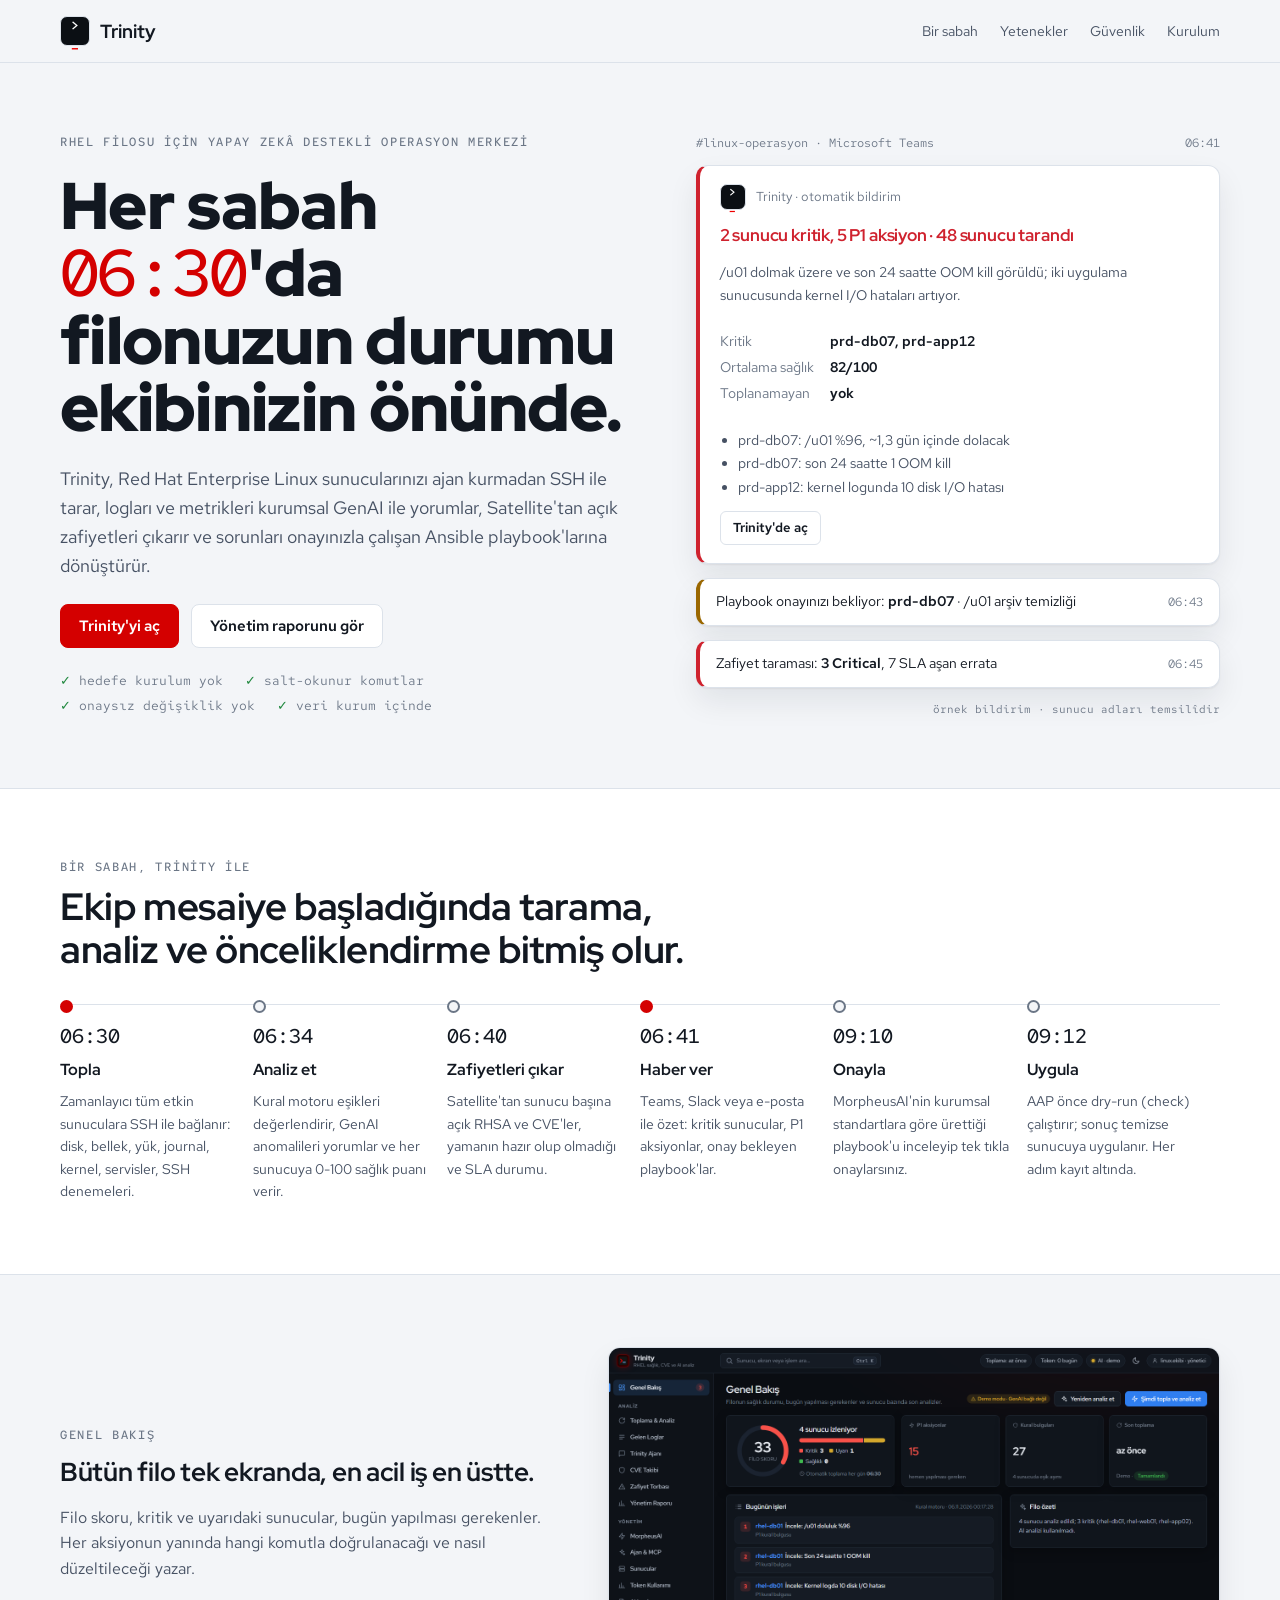
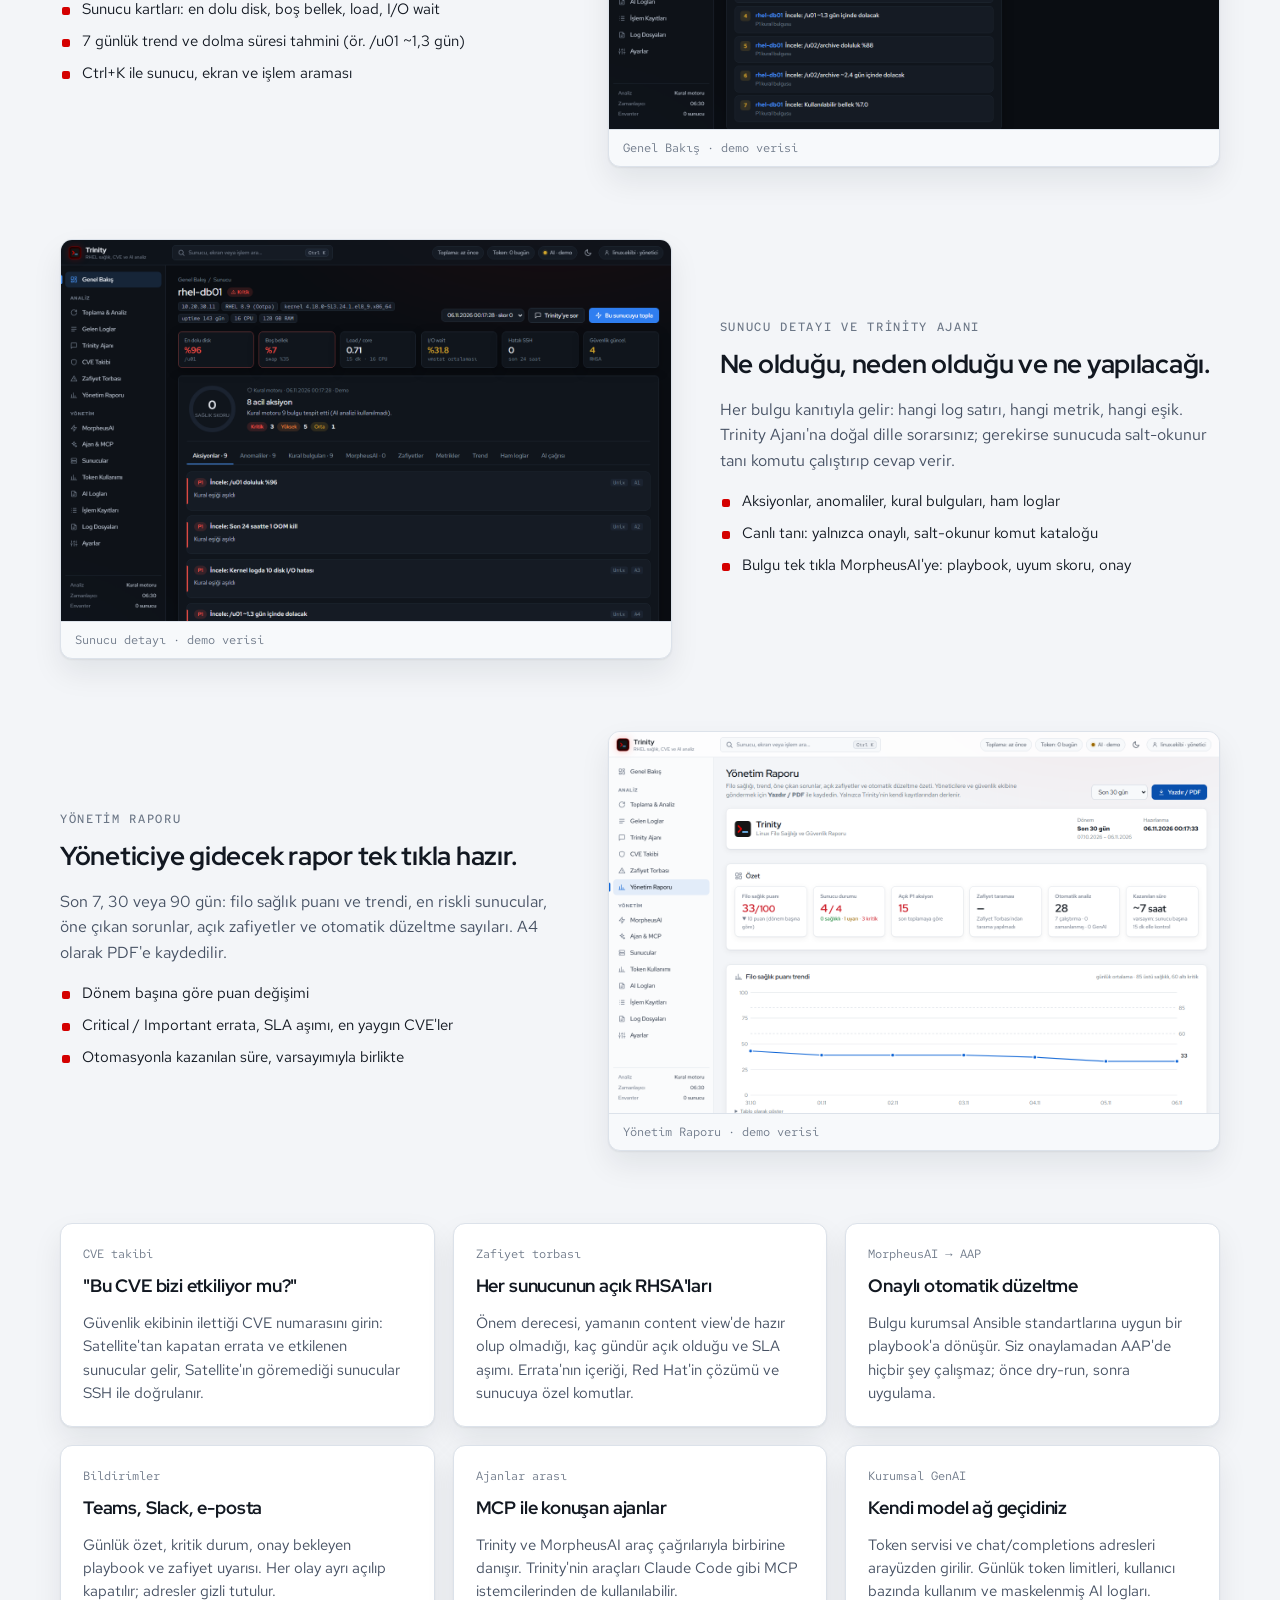
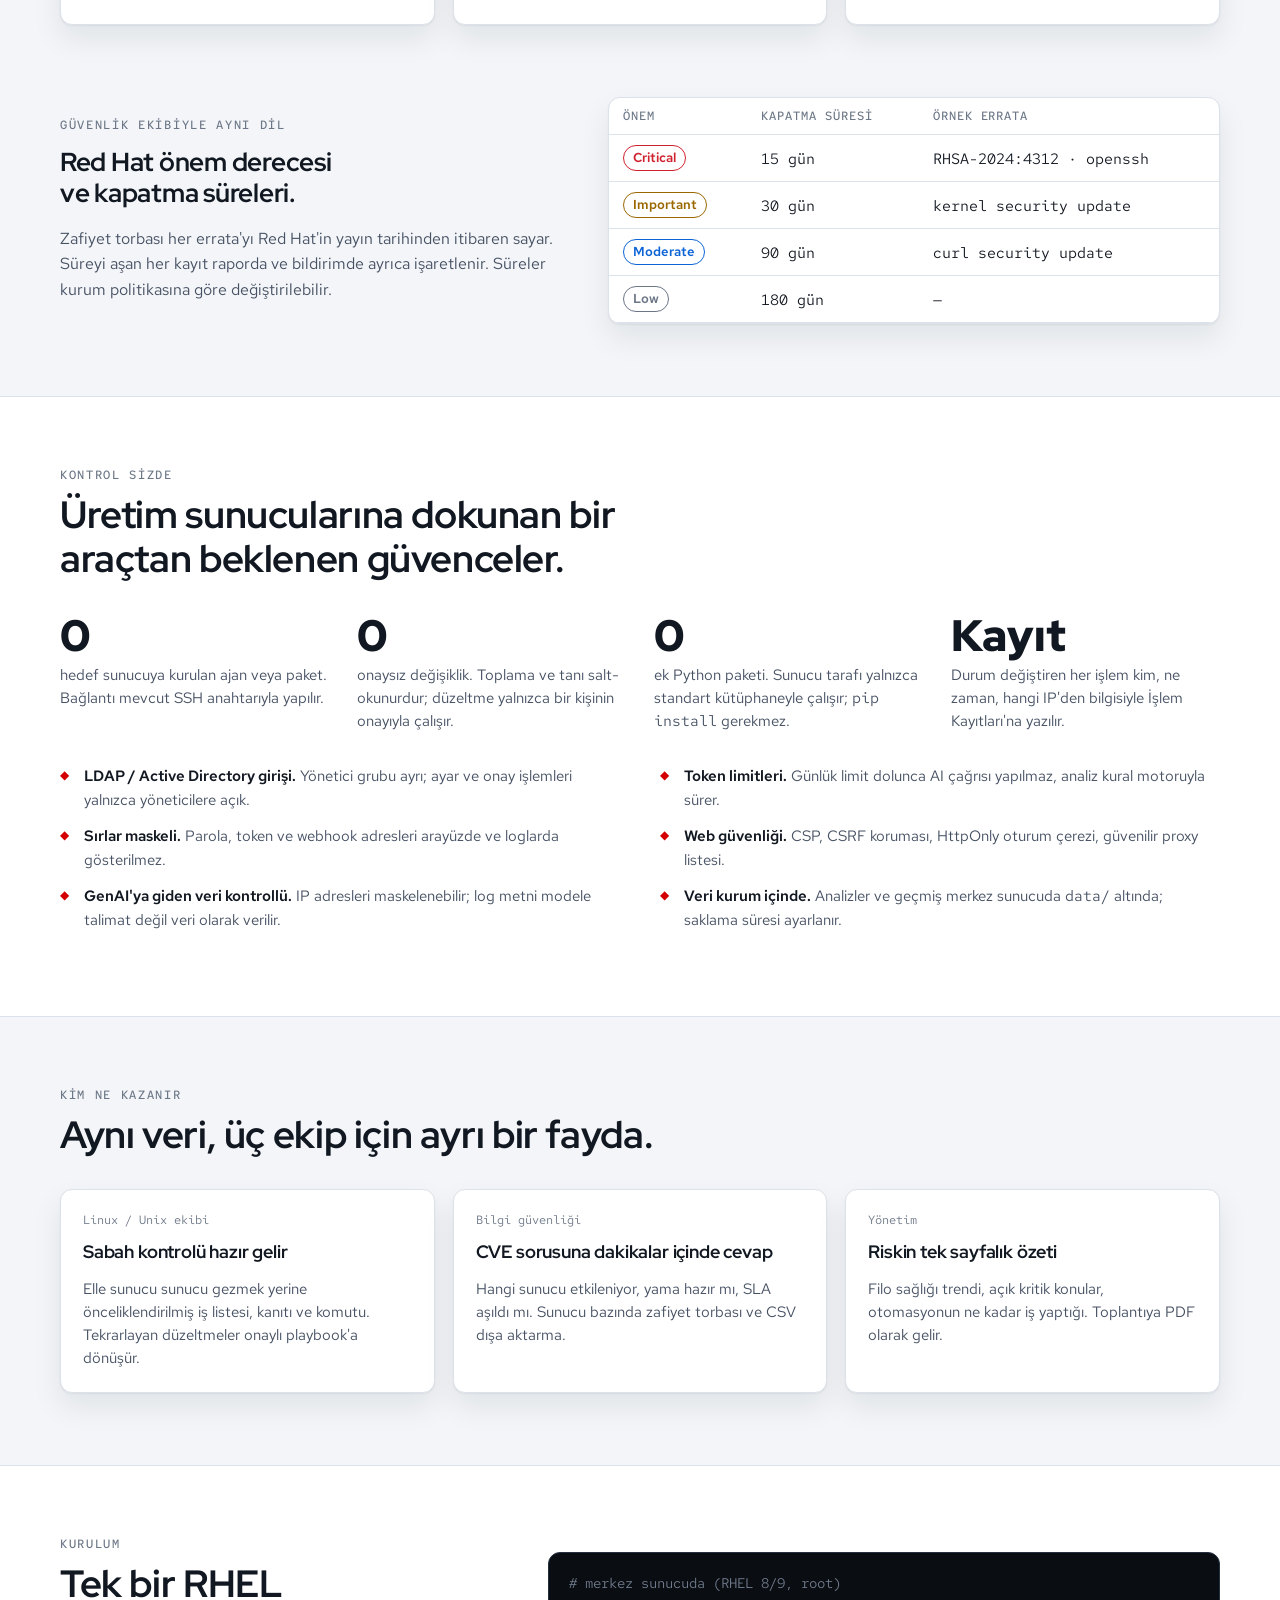
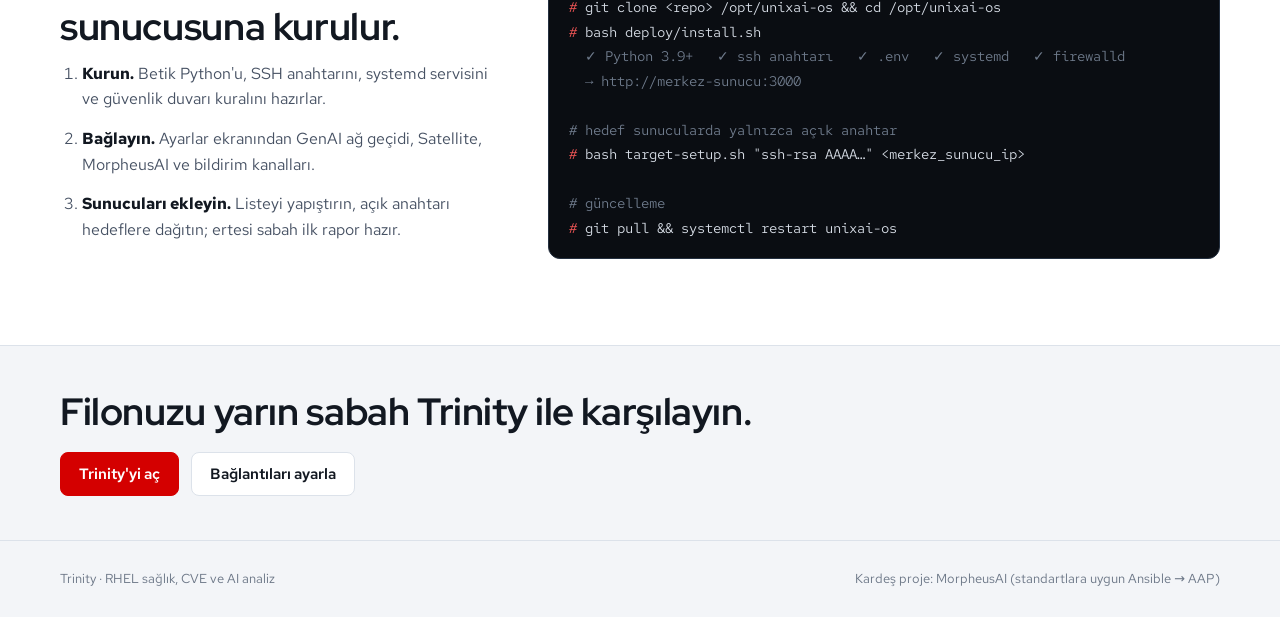
<file: public/tanitim.html>
<!doctype html>
<html lang="tr">
<head>
<meta charset="utf-8" />
<meta name="viewport" content="width=device-width, initial-scale=1, viewport-fit=cover" />
<!--ARTIFACT-HEAD-->
<title>Trinity</title>
<meta name="claude:viewport-fit-sides" content="cover" />
<meta name="description" content="Trinity: RHEL filosu için agentless sağlık analizi, GenAI ile anomali tespiti, Satellite ile zafiyet takibi ve onaylı Ansible düzeltmesi." />
<link rel="icon" href="favicon.svg" type="image/svg+xml" />
<link rel="preconnect" href="https://fonts.googleapis.com" />
<link href="https://fonts.googleapis.com/css2?family=Red+Hat+Display:wght@500;700;900&family=Red+Hat+Text:wght@400;500;600&family=Red+Hat+Mono:wght@400;500&display=swap" rel="stylesheet" />
<!--/ARTIFACT-HEAD-->
<style>
/* Düzen: sabah operasyon günlüğü — hero (tez + sabah bildirimi), zaman akışı, ekran görüntülü yetenekler, kontrol bandı, roller, kurulum */
:root {
  color-scheme: dark;
  --bg: #0b0f14;
  --panel: #121822;
  --panel-2: #18202c;
  --line: #243040;
  --ink: #e8ecf1;
  --ink-2: #aeb8c5;
  --ink-3: #7c8898;
  --red: #ee0000;
  --red-soft: rgba(238, 0, 0, .12);
  --blue: #5aa2ff;
  --ok: #3fb950; --warn: #d4a72c; --crit: #f85149;
  --shadow: 0 1px 0 rgba(255, 255, 255, .03) inset, 0 18px 40px rgba(0, 0, 0, .35);
  --f-display: "Red Hat Display", "Segoe UI", system-ui, sans-serif;
  --f-body: "Red Hat Text", "Segoe UI", system-ui, sans-serif;
  --f-mono: "Red Hat Mono", ui-monospace, "Cascadia Mono", Consolas, monospace;
  --wrap: 1160px;
}
@media (prefers-color-scheme: light) {
  :root:not([data-theme="dark"]) {
    color-scheme: light;
    --bg: #f3f5f8; --panel: #ffffff; --panel-2: #f7f9fb; --line: #dce2ea; --ink: #121821; --ink-2: #465163; --ink-3: #6b7686;
    --red: #d40000; --red-soft: rgba(212, 0, 0, .08); --blue: #0b63d6; --ok: #1f883d; --warn: #9a6700; --crit: #cf222e;
    --shadow: 0 1px 2px rgba(16, 24, 40, .06), 0 14px 30px rgba(16, 24, 40, .08);
  }
}
:root[data-theme="light"] {
  color-scheme: light;
  --bg: #f3f5f8; --panel: #ffffff; --panel-2: #f7f9fb; --line: #dce2ea; --ink: #121821; --ink-2: #465163; --ink-3: #6b7686;
  --red: #d40000; --red-soft: rgba(212, 0, 0, .08); --blue: #0b63d6; --ok: #1f883d; --warn: #9a6700; --crit: #cf222e;
  --shadow: 0 1px 2px rgba(16, 24, 40, .06), 0 14px 30px rgba(16, 24, 40, .08);
}

* { box-sizing: border-box; }
html { -webkit-text-size-adjust: 100%; }
body { margin: 0; background: var(--bg); color: var(--ink); font: 16px/1.6 var(--f-body); }
img { max-width: 100%; height: auto; display: block; }
a { color: var(--blue); text-decoration: none; }
a:hover { text-decoration: underline; }
a:focus-visible, .btn:focus-visible { outline: 2px solid var(--blue); outline-offset: 3px; border-radius: 6px; }
code, .mono { font-family: var(--f-mono); }
h1, h2, h3 { font-family: var(--f-display); text-wrap: balance; margin: 0; letter-spacing: -.01em; }
p { margin: 0; }

.band { padding-left: max(16px, env(safe-area-inset-left, 0px)); padding-right: max(16px, env(safe-area-inset-right, 0px)); padding-block: 72px; }
.band.tight { padding-block: 44px; }
.band.alt { background: var(--panel); border-block: 1px solid var(--line); }
.wrap { max-width: var(--wrap); margin: 0 auto; display: flex; flex-direction: column; gap: 32px; min-width: 0; }
.eyebrow { font: 500 12px/1 var(--f-mono); letter-spacing: .14em; text-transform: uppercase; color: var(--ink-3); }
.lead { color: var(--ink-2); font-size: 18px; max-width: 62ch; }
.h2 { font-size: clamp(26px, 3.4vw, 38px); line-height: 1.15; font-weight: 700; }
.sec-head { display: flex; flex-direction: column; gap: 12px; max-width: 760px; }

/* üst çubuk */
.top { padding-left: max(16px, env(safe-area-inset-left, 0px)); padding-right: max(16px, env(safe-area-inset-right, 0px)); padding-block: 16px; border-bottom: 1px solid var(--line); }
.top .wrap { flex-direction: row; align-items: center; justify-content: space-between; gap: 16px; }
.logo { display: flex; align-items: center; gap: 10px; font: 700 19px var(--f-display); color: var(--ink); }
.logo-mark { width: 30px; height: 30px; border-radius: 7px; background: #0b0f14; border: 1px solid var(--line); display: grid; place-items: center; font: 600 13px var(--f-mono); color: #fff; }
.logo-mark b { color: #ee0000; }
.top nav { display: flex; gap: 22px; font-size: 14px; }
.top nav a { color: var(--ink-2); }

/* düğmeler */
.btns { display: flex; flex-wrap: wrap; gap: 12px; }
.btn { display: inline-flex; align-items: center; gap: 8px; padding: 11px 18px; border-radius: 8px; font: 600 15px var(--f-body); border: 1px solid var(--line); color: var(--ink); background: var(--panel); }
.btn:hover { text-decoration: none; border-color: var(--ink-3); }
.btn.primary { background: var(--red); border-color: var(--red); color: #fff; }
.btn.primary:hover { filter: brightness(1.08); }

/* hero */
.hero { display: grid; grid-template-columns: minmax(0, 1.05fr) minmax(0, .95fr); gap: 56px; align-items: center; }
.hero h1 { font-size: clamp(38px, 5.6vw, 66px); line-height: 1.02; font-weight: 900; }
.hero h1 .clock { font-family: var(--f-mono); font-weight: 500; color: var(--red); letter-spacing: -.04em; }
.hero-copy { display: flex; flex-direction: column; gap: 24px; min-width: 0; }
.facts { display: flex; flex-wrap: wrap; gap: 8px 22px; color: var(--ink-3); font: 13px var(--f-mono); }
.facts span::before { content: "✓ "; color: var(--ok); }

/* sabah bildirimi (örnek Teams kartı) */
.digest { position: relative; display: flex; flex-direction: column; gap: 14px; min-width: 0; }
.digest-meta { display: flex; justify-content: space-between; align-items: baseline; font: 12px var(--f-mono); color: var(--ink-3); }
.card { background: var(--panel); border: 1px solid var(--line); border-radius: 12px; box-shadow: var(--shadow); }
.teams { padding: 18px 20px; display: flex; flex-direction: column; gap: 12px; border-left: 4px solid var(--crit); }
.teams-from { display: flex; align-items: center; gap: 10px; font-size: 13px; color: var(--ink-3); }
.teams-from .logo-mark { width: 26px; height: 26px; font-size: 11px; }
.teams h3 { font-size: 17px; font-weight: 700; color: var(--crit); }
.teams p { color: var(--ink-2); font-size: 14px; }
.kv { display: grid; grid-template-columns: max-content 1fr; gap: 4px 16px; font-size: 13.5px; }
.kv dt { color: var(--ink-3); }
.kv dd { margin: 0; font-weight: 600; font-variant-numeric: tabular-nums; }
.teams ul { margin: 0; padding-left: 18px; font-size: 13.5px; color: var(--ink-2); display: flex; flex-direction: column; gap: 2px; }
.teams .open { align-self: flex-start; font-size: 13px; font-weight: 600; padding: 6px 12px; border-radius: 6px; border: 1px solid var(--line); color: var(--ink); }
.digest .mini { padding: 12px 16px; display: flex; gap: 12px; align-items: center; font-size: 13.5px; border-left: 4px solid var(--warn); }
.mini b { font-weight: 600; }
.mini .t { font: 12px var(--f-mono); color: var(--ink-3); margin-left: auto; white-space: nowrap; }
.sample { font: 11px var(--f-mono); color: var(--ink-3); text-align: right; }

/* zaman akışı */
.timeline { list-style: none; margin: 0; padding: 0; display: grid; grid-template-columns: repeat(6, minmax(0, 1fr)); gap: 0; border-top: 1px solid var(--line); }
.timeline li { padding: 18px 16px 0 0; display: flex; flex-direction: column; gap: 8px; position: relative; min-width: 0; }
.timeline li::before { content: ""; position: absolute; top: -5px; left: 0; width: 9px; height: 9px; border-radius: 50%; background: var(--bg); border: 2px solid var(--ink-3); }
.timeline li.key::before { border-color: var(--red); background: var(--red); }
.timeline time { font: 500 20px var(--f-mono); color: var(--ink); }
.timeline b { font-family: var(--f-display); font-size: 16px; }
.timeline p { color: var(--ink-2); font-size: 14px; }

/* yetenekler */
.feature { display: grid; grid-template-columns: minmax(0, .9fr) minmax(0, 1.1fr); gap: 48px; align-items: center; }
.feature.flip { grid-template-columns: minmax(0, 1.1fr) minmax(0, .9fr); }
.feature.flip .shot { order: -1; }
.feature-copy { display: flex; flex-direction: column; gap: 16px; min-width: 0; }
.feature-copy h3 { font-size: 26px; line-height: 1.2; font-weight: 700; }
.feature-copy p { color: var(--ink-2); }
.ticks { margin: 0; padding: 0; list-style: none; display: flex; flex-direction: column; gap: 8px; font-size: 15px; }
.ticks li { padding-left: 22px; position: relative; }
.ticks li::before { content: ""; position: absolute; left: 2px; top: .62em; width: 8px; height: 8px; border-radius: 2px; background: var(--red); }
.shot { border-radius: 12px; overflow: hidden; border: 1px solid var(--line); box-shadow: var(--shadow); background: var(--panel-2); }
.shot figcaption { font: 12px var(--f-mono); color: var(--ink-3); padding: 10px 14px; border-top: 1px solid var(--line); }
figure { margin: 0; }

.grid3 { display: grid; grid-template-columns: repeat(3, minmax(0, 1fr)); gap: 18px; }
.cap { padding: 22px; display: flex; flex-direction: column; gap: 10px; min-width: 0; }
.cap h3 { font-size: 18px; font-weight: 700; }
.cap p { color: var(--ink-2); font-size: 14.5px; }
.cap .tag { font: 12px var(--f-mono); color: var(--ink-3); }

/* SLA tablosu */
.table-wrap { overflow-x: auto; }
table { border-collapse: collapse; width: 100%; font-size: 14.5px; }
th, td { text-align: left; padding: 10px 14px; border-bottom: 1px solid var(--line); }
th { font: 500 12px var(--f-mono); letter-spacing: .08em; text-transform: uppercase; color: var(--ink-3); }
td.num { font-variant-numeric: tabular-nums; font-family: var(--f-mono); }
.sev { display: inline-block; padding: 2px 9px; border-radius: 999px; font-size: 12.5px; font-weight: 600; border: 1px solid currentColor; }
.sev.c { color: var(--crit); } .sev.i { color: var(--warn); } .sev.m { color: var(--blue); } .sev.l { color: var(--ink-3); }

/* kontrol bandı */
.control { display: grid; grid-template-columns: repeat(4, minmax(0, 1fr)); gap: 28px; }
.control div { display: flex; flex-direction: column; gap: 6px; min-width: 0; }
.control .big { font: 900 44px/1 var(--f-display); color: var(--ink); }
.control .big small { font-size: 18px; font-weight: 700; color: var(--ink-3); }
.control p { color: var(--ink-2); font-size: 14.5px; }
.guard { columns: 2; column-gap: 40px; margin: 0; padding: 0; list-style: none; font-size: 15px; }
.guard li { break-inside: avoid; padding: 0 0 12px 24px; position: relative; color: var(--ink-2); }
.guard li b { color: var(--ink); font-weight: 600; }
.guard li::before { content: "◆"; position: absolute; left: 0; top: 0; color: var(--red); font-size: 12px; line-height: 1.9; }

/* kurulum */
.term { background: #0a0d12; color: #d7dde6; border: 1px solid #243040; border-radius: 12px; padding: 18px 20px; font: 14px/1.75 var(--f-mono); overflow-x: auto; white-space: pre; }
.term .c { color: #6f7b8c; }
.term .p { color: #ee5555; }
.steps { display: grid; grid-template-columns: minmax(0, .8fr) minmax(0, 1.2fr); gap: 40px; align-items: start; }
.steps ol { margin: 0; padding-left: 22px; display: flex; flex-direction: column; gap: 14px; color: var(--ink-2); }
.steps ol b { color: var(--ink); }

.cta { display: flex; flex-direction: column; align-items: flex-start; gap: 18px; }
.foot { padding-left: max(16px, env(safe-area-inset-left, 0px)); padding-right: max(16px, env(safe-area-inset-right, 0px)); padding-block: 28px; border-top: 1px solid var(--line); color: var(--ink-3); font-size: 13px; }
.foot .wrap { flex-direction: row; flex-wrap: wrap; justify-content: space-between; gap: 12px; }

@media (max-width: 960px) {
  .hero, .feature, .feature.flip, .steps { grid-template-columns: minmax(0, 1fr); gap: 32px; }
  .feature.flip .shot { order: 0; }
  .timeline { grid-template-columns: repeat(3, minmax(0, 1fr)); row-gap: 28px; }
  .grid3 { grid-template-columns: minmax(0, 1fr) minmax(0, 1fr); }
  .control { grid-template-columns: repeat(2, minmax(0, 1fr)); }
}
@media (max-width: 620px) {
  .band { padding-block: 48px; }
  .top nav { display: none; }
  .timeline { grid-template-columns: minmax(0, 1fr); border-top: 0; border-left: 1px solid var(--line); padding-left: 18px; }
  .timeline li { padding-top: 0; }
  .timeline li::before { top: 8px; left: -24px; }
  .grid3, .control { grid-template-columns: minmax(0, 1fr); }
  .guard { columns: 1; }
  .lead { font-size: 16.5px; }
}
@media (prefers-reduced-motion: no-preference) {
  .digest .card { animation: rise .6s ease-out both; }
  .digest .card:nth-of-type(2) { animation-delay: .12s; }
  .digest .card:nth-of-type(3) { animation-delay: .24s; }
  @keyframes rise { from { transform: translateY(8px); } to { transform: none; } }
}
</style>
<!--ARTIFACT-BODY-->
</head>
<body>

<header class="top">
  <div class="wrap">
    <a class="logo" href="#ust" id="ust"><span class="logo-mark">&gt;<b>_</b></span>Trinity</a>
    <nav aria-label="Bölümler">
      <a href="#akis">Bir sabah</a>
      <a href="#yetenekler">Yetenekler</a>
      <a href="#kontrol">Güvenlik</a>
      <a href="#kurulum">Kurulum</a>
    </nav>
  </div>
</header>

<section class="band">
  <div class="wrap hero">
    <div class="hero-copy">
      <span class="eyebrow">RHEL filosu için yapay zekâ destekli operasyon merkezi</span>
      <h1>Her sabah <span class="clock">06:30</span>'da filonuzun durumu ekibinizin önünde.</h1>
      <p class="lead">Trinity, Red Hat Enterprise Linux sunucularınızı ajan kurmadan SSH ile tarar, logları ve metrikleri kurumsal GenAI ile yorumlar,
        Satellite'tan açık zafiyetleri çıkarır ve sorunları onayınızla çalışan Ansible playbook'larına dönüştürür.</p>
      <div class="btns">
        <a class="btn primary" href="./">Trinity'yi aç</a>
        <a class="btn" href="./#/report">Yönetim raporunu gör</a>
      </div>
      <div class="facts"><span>hedefe kurulum yok</span><span>salt-okunur komutlar</span><span>onaysız değişiklik yok</span><span>veri kurum içinde</span></div>
    </div>

    <div class="digest" aria-label="Örnek sabah bildirimi">
      <div class="digest-meta"><span>#linux-operasyon · Microsoft Teams</span><span>06:41</span></div>
      <div class="card teams">
        <div class="teams-from"><span class="logo-mark">&gt;<b>_</b></span>Trinity · otomatik bildirim</div>
        <h3>2 sunucu kritik, 5 P1 aksiyon · 48 sunucu tarandı</h3>
        <p>/u01 dolmak üzere ve son 24 saatte OOM kill görüldü; iki uygulama sunucusunda kernel I/O hataları artıyor.</p>
        <dl class="kv">
          <dt>Kritik</dt><dd>prd-db07, prd-app12</dd>
          <dt>Ortalama sağlık</dt><dd>82/100</dd>
          <dt>Toplanamayan</dt><dd>yok</dd>
        </dl>
        <ul>
          <li>prd-db07: /u01 %96, ~1,3 gün içinde dolacak</li>
          <li>prd-db07: son 24 saatte 1 OOM kill</li>
          <li>prd-app12: kernel logunda 10 disk I/O hatası</li>
        </ul>
        <span class="open">Trinity'de aç</span>
      </div>
      <div class="card mini"><span>Playbook onayınızı bekliyor: <b>prd-db07</b> · /u01 arşiv temizliği</span><span class="t">06:43</span></div>
      <div class="card mini" style="border-left-color: var(--crit)"><span>Zafiyet taraması: <b>3 Critical</b>, 7 SLA aşan errata</span><span class="t">06:45</span></div>
      <span class="sample">örnek bildirim · sunucu adları temsilîdir</span>
    </div>
  </div>
</section>

<section class="band alt" id="akis">
  <div class="wrap">
    <div class="sec-head">
      <span class="eyebrow">Bir sabah, Trinity ile</span>
      <h2 class="h2">Ekip mesaiye başladığında tarama, analiz ve önceliklendirme bitmiş olur.</h2>
    </div>
    <ol class="timeline">
      <li class="key"><time>06:30</time><b>Topla</b><p>Zamanlayıcı tüm etkin sunuculara SSH ile bağlanır: disk, bellek, yük, journal, kernel, servisler, SSH denemeleri.</p></li>
      <li><time>06:34</time><b>Analiz et</b><p>Kural motoru eşikleri değerlendirir, GenAI anomalileri yorumlar ve her sunucuya 0-100 sağlık puanı verir.</p></li>
      <li><time>06:40</time><b>Zafiyetleri çıkar</b><p>Satellite'tan sunucu başına açık RHSA ve CVE'ler, yamanın hazır olup olmadığı ve SLA durumu.</p></li>
      <li class="key"><time>06:41</time><b>Haber ver</b><p>Teams, Slack veya e-posta ile özet: kritik sunucular, P1 aksiyonlar, onay bekleyen playbook'lar.</p></li>
      <li><time>09:10</time><b>Onayla</b><p>MorpheusAI'nin kurumsal standartlara göre ürettiği playbook'u inceleyip tek tıkla onaylarsınız.</p></li>
      <li><time>09:12</time><b>Uygula</b><p>AAP önce dry-run (check) çalıştırır; sonuç temizse sunucuya uygulanır. Her adım kayıt altında.</p></li>
    </ol>
  </div>
</section>

<section class="band" id="yetenekler">
  <div class="wrap" style="gap: 72px">
    <div class="feature">
      <div class="feature-copy">
        <span class="eyebrow">Genel bakış</span>
        <h3>Bütün filo tek ekranda, en acil iş en üstte.</h3>
        <p>Filo skoru, kritik ve uyarıdaki sunucular, bugün yapılması gerekenler. Her aksiyonun yanında hangi komutla doğrulanacağı ve nasıl düzeltileceği yazar.</p>
        <ul class="ticks">
          <li>Sunucu kartları: en dolu disk, boş bellek, load, I/O wait</li>
          <li>7 günlük trend ve dolma süresi tahmini (ör. /u01 ~1,3 gün)</li>
          <li>Ctrl+K ile sunucu, ekran ve işlem araması</li>
        </ul>
      </div>
      <figure class="shot"><img src="assets/tanitim/dashboard-dark.png" alt="Trinity Genel Bakış ekranı: filo skoru 33, 3 kritik sunucu ve P1 aksiyon listesi" width="1440" height="900" loading="lazy" />
        <figcaption>Genel Bakış · demo verisi</figcaption></figure>
    </div>

    <div class="feature flip">
      <div class="feature-copy">
        <span class="eyebrow">Sunucu detayı ve Trinity Ajanı</span>
        <h3>Ne olduğu, neden olduğu ve ne yapılacağı.</h3>
        <p>Her bulgu kanıtıyla gelir: hangi log satırı, hangi metrik, hangi eşik. Trinity Ajanı'na doğal dille sorarsınız; gerekirse sunucuda salt-okunur tanı komutu çalıştırıp cevap verir.</p>
        <ul class="ticks">
          <li>Aksiyonlar, anomaliler, kural bulguları, ham loglar</li>
          <li>Canlı tanı: yalnızca onaylı, salt-okunur komut kataloğu</li>
          <li>Bulgu tek tıkla MorpheusAI'ye: playbook, uyum skoru, onay</li>
        </ul>
      </div>
      <figure class="shot"><img src="assets/tanitim/server_rhel-db01-dark.png" alt="Sunucu detayı: /u01 %96 dolu, boş bellek %7, 8 acil aksiyon" width="1440" height="900" loading="lazy" />
        <figcaption>Sunucu detayı · demo verisi</figcaption></figure>
    </div>

    <div class="feature">
      <div class="feature-copy">
        <span class="eyebrow">Yönetim raporu</span>
        <h3>Yöneticiye gidecek rapor tek tıkla hazır.</h3>
        <p>Son 7, 30 veya 90 gün: filo sağlık puanı ve trendi, en riskli sunucular, öne çıkan sorunlar, açık zafiyetler ve otomatik düzeltme sayıları. A4 olarak PDF'e kaydedilir.</p>
        <ul class="ticks">
          <li>Dönem başına göre puan değişimi</li>
          <li>Critical / Important errata, SLA aşımı, en yaygın CVE'ler</li>
          <li>Otomasyonla kazanılan süre, varsayımıyla birlikte</li>
        </ul>
      </div>
      <figure class="shot"><img src="assets/tanitim/report-light.png" alt="Yönetim raporu: filo sağlık puanı, sunucu durumu, P1 sayısı ve günlük trend grafiği" width="1440" height="900" loading="lazy" />
        <figcaption>Yönetim Raporu · demo verisi</figcaption></figure>
    </div>

    <div class="grid3">
      <div class="card cap"><span class="tag">CVE takibi</span><h3>"Bu CVE bizi etkiliyor mu?"</h3>
        <p>Güvenlik ekibinin ilettiği CVE numarasını girin: Satellite'tan kapatan errata ve etkilenen sunucular gelir, Satellite'ın göremediği sunucular SSH ile doğrulanır.</p></div>
      <div class="card cap"><span class="tag">Zafiyet torbası</span><h3>Her sunucunun açık RHSA'ları</h3>
        <p>Önem derecesi, yamanın content view'de hazır olup olmadığı, kaç gündür açık olduğu ve SLA aşımı. Errata'nın içeriği, Red Hat'in çözümü ve sunucuya özel komutlar.</p></div>
      <div class="card cap"><span class="tag">MorpheusAI → AAP</span><h3>Onaylı otomatik düzeltme</h3>
        <p>Bulgu kurumsal Ansible standartlarına uygun bir playbook'a dönüşür. Siz onaylamadan AAP'de hiçbir şey çalışmaz; önce dry-run, sonra uygulama.</p></div>
      <div class="card cap"><span class="tag">Bildirimler</span><h3>Teams, Slack, e-posta</h3>
        <p>Günlük özet, kritik durum, onay bekleyen playbook ve zafiyet uyarısı. Her olay ayrı açılıp kapatılır; adresler gizli tutulur.</p></div>
      <div class="card cap"><span class="tag">Ajanlar arası</span><h3>MCP ile konuşan ajanlar</h3>
        <p>Trinity ve MorpheusAI araç çağrılarıyla birbirine danışır. Trinity'nin araçları Claude Code gibi MCP istemcilerinden de kullanılabilir.</p></div>
      <div class="card cap"><span class="tag">Kurumsal GenAI</span><h3>Kendi model ağ geçidiniz</h3>
        <p>Token servisi ve chat/completions adresleri arayüzden girilir. Günlük token limitleri, kullanıcı bazında kullanım ve maskelenmiş AI logları.</p></div>
    </div>

    <div class="feature">
      <div class="feature-copy">
        <span class="eyebrow">Güvenlik ekibiyle aynı dil</span>
        <h3>Red Hat önem derecesi ve kapatma süreleri.</h3>
        <p>Zafiyet torbası her errata'yı Red Hat'in yayın tarihinden itibaren sayar. Süreyi aşan her kayıt raporda ve bildirimde ayrıca işaretlenir. Süreler kurum politikasına göre değiştirilebilir.</p>
      </div>
      <div class="card table-wrap">
        <table>
          <thead><tr><th>Önem</th><th>Kapatma süresi</th><th>Örnek errata</th></tr></thead>
          <tbody>
            <tr><td><span class="sev c">Critical</span></td><td class="num">15 gün</td><td class="mono">RHSA-2024:4312 · openssh</td></tr>
            <tr><td><span class="sev i">Important</span></td><td class="num">30 gün</td><td class="mono">kernel security update</td></tr>
            <tr><td><span class="sev m">Moderate</span></td><td class="num">90 gün</td><td class="mono">curl security update</td></tr>
            <tr><td><span class="sev l">Low</span></td><td class="num">180 gün</td><td class="mono">—</td></tr>
          </tbody>
        </table>
      </div>
    </div>
  </div>
</section>

<section class="band alt" id="kontrol">
  <div class="wrap">
    <div class="sec-head">
      <span class="eyebrow">Kontrol sizde</span>
      <h2 class="h2">Üretim sunucularına dokunan bir araçtan beklenen güvenceler.</h2>
    </div>
    <div class="control">
      <div><span class="big">0</span><p>hedef sunucuya kurulan ajan veya paket. Bağlantı mevcut SSH anahtarıyla yapılır.</p></div>
      <div><span class="big">0</span><p>onaysız değişiklik. Toplama ve tanı salt-okunurdur; düzeltme yalnızca bir kişinin onayıyla çalışır.</p></div>
      <div><span class="big">0</span><p>ek Python paketi. Sunucu tarafı yalnızca standart kütüphaneyle çalışır; <code>pip install</code> gerekmez.</p></div>
      <div><span class="big">Kayıt</span><p>Durum değiştiren her işlem kim, ne zaman, hangi IP'den bilgisiyle İşlem Kayıtları'na yazılır.</p></div>
    </div>
    <ul class="guard">
      <li><b>LDAP / Active Directory girişi.</b> Yönetici grubu ayrı; ayar ve onay işlemleri yalnızca yöneticilere açık.</li>
      <li><b>Sırlar maskeli.</b> Parola, token ve webhook adresleri arayüzde ve loglarda gösterilmez.</li>
      <li><b>GenAI'ya giden veri kontrollü.</b> IP adresleri maskelenebilir; log metni modele talimat değil veri olarak verilir.</li>
      <li><b>Token limitleri.</b> Günlük limit dolunca AI çağrısı yapılmaz, analiz kural motoruyla sürer.</li>
      <li><b>Web güvenliği.</b> CSP, CSRF koruması, HttpOnly oturum çerezi, güvenilir proxy listesi.</li>
      <li><b>Veri kurum içinde.</b> Analizler ve geçmiş merkez sunucuda <code>data/</code> altında; saklama süresi ayarlanır.</li>
    </ul>
  </div>
</section>

<section class="band">
  <div class="wrap">
    <div class="sec-head">
      <span class="eyebrow">Kim ne kazanır</span>
      <h2 class="h2">Aynı veri, üç ekip için ayrı bir fayda.</h2>
    </div>
    <div class="grid3">
      <div class="card cap"><span class="tag">Linux / Unix ekibi</span><h3>Sabah kontrolü hazır gelir</h3>
        <p>Elle sunucu sunucu gezmek yerine önceliklendirilmiş iş listesi, kanıtı ve komutu. Tekrarlayan düzeltmeler onaylı playbook'a dönüşür.</p></div>
      <div class="card cap"><span class="tag">Bilgi güvenliği</span><h3>CVE sorusuna dakikalar içinde cevap</h3>
        <p>Hangi sunucu etkileniyor, yama hazır mı, SLA aşıldı mı. Sunucu bazında zafiyet torbası ve CSV dışa aktarma.</p></div>
      <div class="card cap"><span class="tag">Yönetim</span><h3>Riskin tek sayfalık özeti</h3>
        <p>Filo sağlığı trendi, açık kritik konular, otomasyonun ne kadar iş yaptığı. Toplantıya PDF olarak gelir.</p></div>
    </div>
  </div>
</section>

<section class="band alt" id="kurulum">
  <div class="wrap steps">
    <div class="sec-head">
      <span class="eyebrow">Kurulum</span>
      <h2 class="h2">Tek bir RHEL sunucusuna kurulur.</h2>
      <ol>
        <li><b>Kurun.</b> Betik Python'u, SSH anahtarını, systemd servisini ve güvenlik duvarı kuralını hazırlar.</li>
        <li><b>Bağlayın.</b> Ayarlar ekranından GenAI ağ geçidi, Satellite, MorpheusAI ve bildirim kanalları.</li>
        <li><b>Sunucuları ekleyin.</b> Listeyi yapıştırın, açık anahtarı hedeflere dağıtın; ertesi sabah ilk rapor hazır.</li>
      </ol>
    </div>
    <pre class="term"><span class="c"># merkez sunucuda (RHEL 8/9, root)</span>
<span class="p">#</span> git clone &lt;repo&gt; /opt/unixai-os &amp;&amp; cd /opt/unixai-os
<span class="p">#</span> bash deploy/install.sh
<span class="c">  ✓ Python 3.9+   ✓ ssh anahtarı   ✓ .env   ✓ systemd   ✓ firewalld</span>
<span class="c">  → http://merkez-sunucu:3000</span>

<span class="c"># hedef sunucularda yalnızca açık anahtar</span>
<span class="p">#</span> bash target-setup.sh "ssh-rsa AAAA…" &lt;merkez_sunucu_ip&gt;

<span class="c"># güncelleme</span>
<span class="p">#</span> git pull &amp;&amp; systemctl restart unixai-os</pre>
  </div>
</section>

<section class="band tight">
  <div class="wrap cta">
    <h2 class="h2">Filonuzu yarın sabah Trinity ile karşılayın.</h2>
    <div class="btns"><a class="btn primary" href="./">Trinity'yi aç</a><a class="btn" href="./#/settings">Bağlantıları ayarla</a></div>
  </div>
</section>

<footer class="foot">
  <div class="wrap"><span>Trinity · RHEL sağlık, CVE ve AI analiz</span><span>Kardeş proje: MorpheusAI (standartlara uygun Ansible → AAP)</span></div>
</footer>

<!--/ARTIFACT-BODY-->
</body>
</html>
</file>
